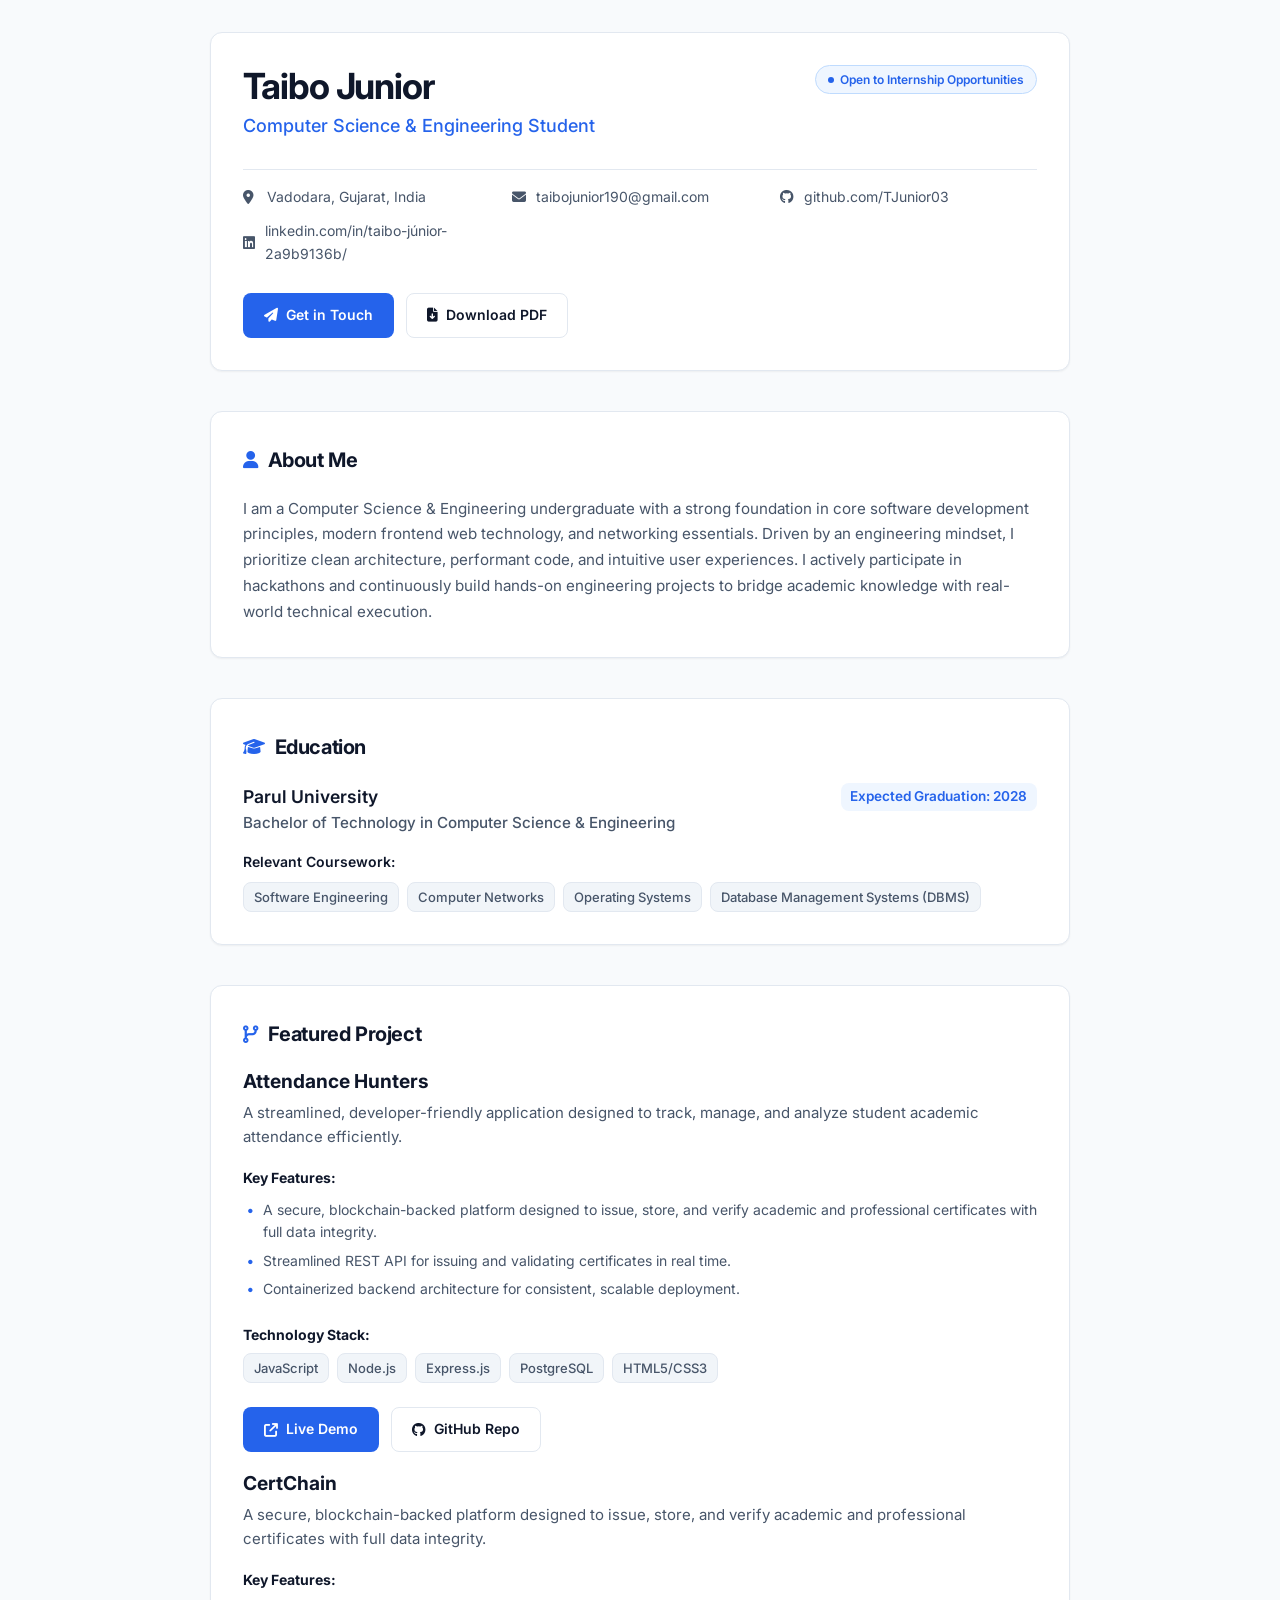
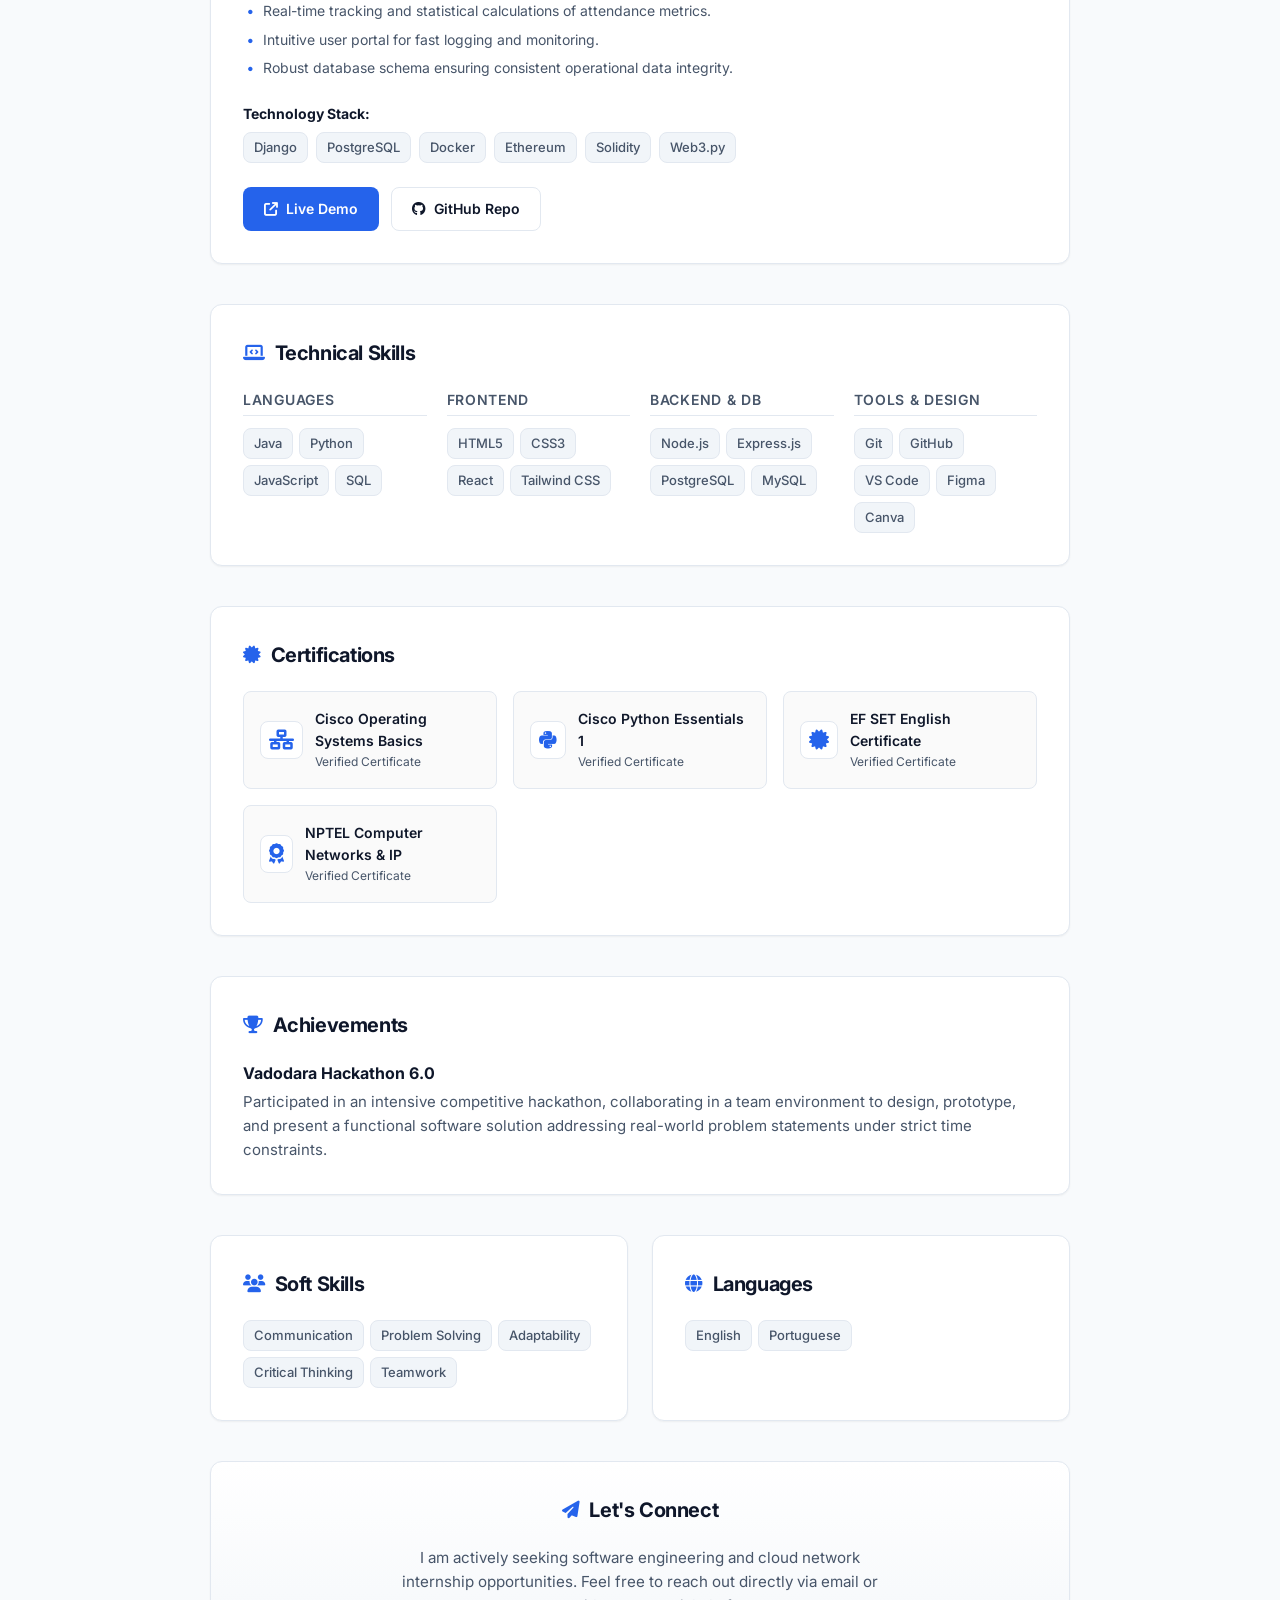
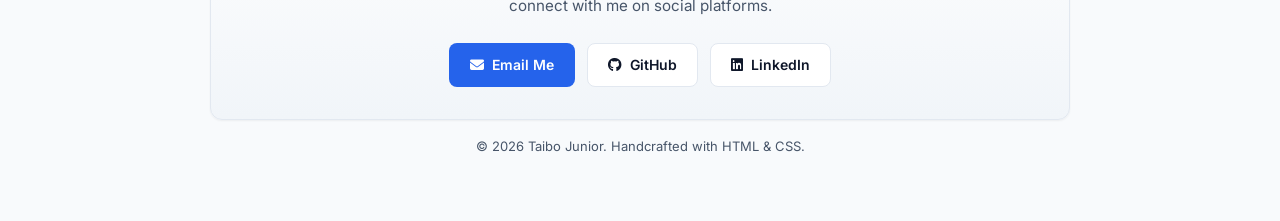
<file: internship_resume_taibo_junior.html>
<!DOCTYPE html>
<html lang="en">
<head>
    <meta charset="UTF-8">
    <meta name="viewport" content="width=device-width, initial-scale=1.0">
    <title>Taibo Junior - Computer Science & Engineering Resume</title> <!-- -->
    <meta name="description" content="Resume of Taibo Junior, Computer Science & Engineering Student specializing in Software Engineering, Cloud Networking, and Web Development."> <!-- -->

    <!-- Open Graph Tags -->
    <meta property="og:title" content="Taibo Junior - Resume"> <!-- -->
    <meta property="og:description" content="Computer Science & Engineering Student passionate about building reliable software and cloud network solutions."> <!-- -->
    <meta property="og:type" content="website">

    <!-- Google Fonts: Inter -->
    <link rel="preconnect" href="https://fonts.googleapis.com">
    <link rel="preconnect" href="https://fonts.gstatic.com" crossorigin>
    <link href="https://fonts.googleapis.com/css2?family=Inter:wght@400;500;600;700&display=swap" rel="stylesheet">

    <!-- Font Awesome Icons -->
    <link rel="stylesheet" href="https://cdnjs.cloudflare.com/ajax/libs/font-awesome/6.5.1/css/all.min.css" crossorigin="anonymous" referrerpolicy="no-referrer" />

    <style>
        /* CSS RESET & VARIABLES */
        *, *::before, *::after {
            box-sizing: border-box;
            margin: 0;
            padding: 0;
        }

        :root {
            --primary: #2563EB;
            --primary-hover: #1D4ED8;
            --background: #F8FAFC;
            --card-bg: #FFFFFF;
            --text-main: #0F172A;
            --text-secondary: #475569;
            --border-color: #E2E8F0;
            --accent: #3B82F6;
            --shadow-sm: 0 1px 2px 0 rgba(0, 0, 0, 0.05);
            --shadow-md: 0 4px 6px -1px rgba(0, 0, 0, 0.05), 0 2px 4px -1px rgba(0, 0, 0, 0.03);
            --shadow-lg: 0 10px 15px -3px rgba(0, 0, 0, 0.05), 0 4px 6px -2px rgba(0, 0, 0, 0.02);
            --radius-sm: 8px;
            --radius-md: 12px;
            --radius-lg: 16px;
            --radius-full: 9999px;
            --font-main: 'Inter', system-ui, -apple-system, BlinkMacSystemFont, "Segoe UI", Roboto, sans-serif;
            --max-width: 860px;
        }

        html {
            scroll-behavior: smooth;
        }

        body {
            font-family: var(--font-main);
            background-color: var(--background);
            color: var(--text-main);
            line-height: 1.6;
            font-size: 16px;
            -webkit-font-smoothing: antialiased;
            -moz-osx-font-smoothing: grayscale;
            padding: 2rem 1rem;
        }

        /* CONTAINER */
        .resume-container {
            max-width: var(--max-width);
            margin: 0 auto;
            display: flex;
            flex-direction: column;
            gap: 2.5rem;
        }

        /* CARD BASE */
        .card {
            background-color: var(--card-bg);
            border: 1px solid var(--border-color);
            border-radius: var(--radius-md);
            padding: 2rem;
            box-shadow: var(--shadow-sm);
            transition: transform 0.2s ease, box-shadow 0.2s ease, border-color 0.2s ease;
        }

        .card:hover {
            transform: translateY(-2px);
            box-shadow: var(--shadow-md);
            border-color: #CBD5E1;
        }

        /* TYPOGRAPHY HELPER CLASSES */
        .section-title {
            font-size: 1.25rem;
            font-weight: 700;
            color: var(--text-main);
            margin-bottom: 1.25rem;
            display: flex;
            align-items: center;
            gap: 0.625rem;
            letter-spacing: -0.02em;
        }

        .section-title i {
            color: var(--primary);
            font-size: 1.1rem;
        }

        /* BUTTONS & PILLS */
        .btn {
            display: inline-flex;
            align-items: center;
            justify-content: center;
            gap: 0.5rem;
            font-size: 0.875rem;
            font-weight: 600;
            padding: 0.625rem 1.25rem;
            border-radius: var(--radius-sm);
            text-decoration: none;
            transition: all 0.2s ease;
            cursor: pointer;
            border: 1px solid transparent;
        }

        .btn-primary {
            background-color: var(--primary);
            color: #FFFFFF;
        }

        .btn-primary:hover {
            background-color: var(--primary-hover);
            transform: translateY(-1px);
            box-shadow: var(--shadow-sm);
        }

        .btn-secondary {
            background-color: #FFFFFF;
            color: var(--text-main);
            border-color: var(--border-color);
        }

        .btn-secondary:hover {
            background-color: #F1F5F9;
            border-color: #CBD5E1;
            color: var(--primary);
        }

        .badge {
            display: inline-flex;
            align-items: center;
            gap: 0.375rem;
            background-color: #EFF6FF;
            color: var(--primary);
            border: 1px solid #BFDBFE;
            padding: 0.25rem 0.75rem;
            border-radius: var(--radius-full);
            font-size: 0.75rem;
            font-weight: 600;
            width: fit-content;
        }

        .badge-dot {
            width: 6px;
            height: 6px;
            background-color: var(--primary);
            border-radius: 50%;
        }

        .pill {
            display: inline-flex;
            align-items: center;
            background-color: #F1F5F9;
            color: var(--text-secondary);
            font-size: 0.8125rem;
            font-weight: 500;
            padding: 0.25rem 0.625rem;
            border-radius: var(--radius-sm);
            border: 1px solid var(--border-color);
        }

        /* HERO SECTION */
        .hero {
            display: flex;
            flex-direction: column;
            gap: 1.25rem;
        }

        .hero-header {
            display: flex;
            justify-content: space-between;
            align-items: flex-start;
            flex-wrap: wrap;
            gap: 1rem;
        }

        .hero-title-group h1 {
            font-size: 2.25rem;
            font-weight: 700;
            letter-spacing: -0.03em;
            color: var(--text-main);
            line-height: 1.2;
        }

        .hero-title-group p {
            font-size: 1.125rem;
            font-weight: 500;
            color: var(--primary);
            margin-top: 0.25rem;
        }

        .contact-grid {
            display: grid;
            grid-template-columns: repeat(auto-fit, minmax(200px, 1fr));
            gap: 0.75rem;
            margin-top: 0.5rem;
            padding-top: 1rem;
            border-top: 1px solid var(--border-color);
        }

        .contact-item {
            display: flex;
            align-items: center;
            gap: 0.5rem;
            font-size: 0.875rem;
            color: var(--text-secondary);
            text-decoration: none;
        }

        .contact-item a {
            color: var(--text-secondary);
            text-decoration: none;
            transition: color 0.2s ease;
        }

        .contact-item a:hover {
            color: var(--primary);
        }

        .contact-item i {
            width: 16px;
            color: var(--text-secondary);
        }

        .hero-actions {
            display: flex;
            gap: 0.75rem;
            margin-top: 0.5rem;
            flex-wrap: wrap;
        }

        /* ABOUT ME */
        .about-text {
            color: var(--text-secondary);
            font-size: 0.95rem;
            line-height: 1.7;
        }

        /* EDUCATION */
        .education-header {
            display: flex;
            justify-content: space-between;
            align-items: flex-start;
            flex-wrap: wrap;
            gap: 0.5rem;
            margin-bottom: 0.5rem;
        }

        .institution {
            font-size: 1.1rem;
            font-weight: 600;
            color: var(--text-main);
        }

        .degree {
            font-size: 0.95rem;
            color: var(--text-secondary);
            font-weight: 500;
        }

        .grad-date {
            font-size: 0.85rem;
            color: var(--primary);
            font-weight: 600;
            background: #EFF6FF;
            padding: 0.2rem 0.6rem;
            border-radius: var(--radius-sm);
        }

        .coursework-title {
            font-size: 0.875rem;
            font-weight: 600;
            color: var(--text-main);
            margin-top: 1rem;
            margin-bottom: 0.5rem;
        }

        .coursework-pills {
            display: flex;
            flex-wrap: wrap;
            gap: 0.5rem;
        }

        /* FEATURED PROJECT */
        .project-card {
            display: flex;
            flex-direction: column;
            gap: 1rem;
        }

        .project-header {
            display: flex;
            justify-content: space-between;
            align-items: center;
        }

        .project-title {
            font-size: 1.2rem;
            font-weight: 700;
            color: var(--text-main);
        }

        .project-description {
            color: var(--text-secondary);
            font-size: 0.9375rem;
        }

        .features-list {
            list-style: none;
            display: flex;
            flex-direction: column;
            gap: 0.375rem;
            margin: 0.5rem 0;
        }

        .features-list li {
            position: relative;
            padding-left: 1.25rem;
            font-size: 0.875rem;
            color: var(--text-secondary);
        }

        .features-list li::before {
            content: "•";
            position: absolute;
            left: 0.25rem;
            color: var(--primary);
            font-weight: bold;
        }

        .project-tech {
            display: flex;
            flex-wrap: wrap;
            gap: 0.5rem;
            margin-top: 0.25rem;
        }

        .project-actions {
            display: flex;
            gap: 0.75rem;
            margin-top: 0.5rem;
        }

        /* TECHNICAL SKILLS */
        .skills-grid {
            display: grid;
            grid-template-columns: repeat(auto-fit, minmax(180px, 1fr));
            gap: 1.25rem;
        }

        .skill-category-title {
            font-size: 0.875rem;
            font-weight: 600;
            text-transform: uppercase;
            letter-spacing: 0.05em;
            color: var(--text-secondary);
            margin-bottom: 0.75rem;
            border-bottom: 1px solid var(--border-color);
            padding-bottom: 0.25rem;
        }

        .skill-pills {
            display: flex;
            flex-wrap: wrap;
            gap: 0.375rem;
        }

        /* CERTIFICATIONS & ACHIEVEMENTS */
        .cert-grid {
            display: grid;
            grid-template-columns: repeat(auto-fit, minmax(240px, 1fr));
            gap: 1rem;
        }

        .cert-card {
            border: 1px solid var(--border-color);
            border-radius: var(--radius-sm);
            padding: 1rem;
            background-color: #FAFAFA;
            display: flex;
            align-items: center;
            gap: 0.75rem;
        }

        .cert-icon {
            font-size: 1.25rem;
            color: var(--primary);
            background: #FFFFFF;
            padding: 0.5rem;
            border-radius: var(--radius-sm);
            border: 1px solid var(--border-color);
        }

        .cert-name {
            font-size: 0.875rem;
            font-weight: 600;
            color: var(--text-main);
        }

        .cert-status {
            font-size: 0.75rem;
            color: var(--text-secondary);
        }

        .achievement-text {
            color: var(--text-secondary);
            font-size: 0.9375rem;
        }

        /* TWO COLUMN LAYOUT (SOFT SKILLS & LANGUAGES) */
        .two-column-grid {
            display: grid;
            grid-template-columns: 1fr 1fr;
            gap: 1.5rem;
        }

        @media (max-width: 640px) {
            .two-column-grid {
                grid-template-columns: 1fr;
            }
        }

        /* CONTACT SECTION */
        .contact-card {
            text-align: center;
            background: linear-gradient(180deg, #FFFFFF 0%, #F1F5F9 100%);
            border: 1px solid var(--border-color);
        }

        .contact-card .section-title {
            justify-content: center;
        }

        .contact-card p {
            color: var(--text-secondary);
            font-size: 0.95rem;
            max-width: 500px;
            margin: 0 auto 1.5rem auto;
        }

        .contact-buttons {
            display: flex;
            justify-content: center;
            gap: 0.75rem;
            flex-wrap: wrap;
        }

        /* FOOTER */
        footer {
            text-align: center;
            font-size: 0.8125rem;
            color: var(--text-secondary);
            margin-top: 1rem;
            padding-bottom: 2rem;
        }

        /* PRINT STYLESHEET */
        @media print {
            body {
                background-color: #FFFFFF;
                color: #000000;
                padding: 0;
                font-size: 12pt;
            }
            .resume-container {
                gap: 1.25rem;
                max-width: 100%;
            }
            .card {
                border: none;
                box-shadow: none;
                padding: 0;
            }
            .card:hover {
                transform: none;
                box-shadow: none;
            }
            .btn, .badge {
                border: 1px solid #000;
                color: #000;
                background: none;
            }
            .hero-actions, .project-actions, .contact-buttons {
                display: none;
            }
        }
    </style>
</head>
<body>

    <main class="resume-container">

        <!-- HERO SECTION -->
        <header class="card hero" aria-label="Candidate Overview">
            <div class="hero-header">
                <div class="hero-title-group">
                    <h1>Taibo Junior</h1> <!-- -->
                    <p>Computer Science & Engineering Student</p> <!-- -->
                </div>
                <div class="badge" aria-label="Status">
                    <span class="badge-dot" aria-hidden="true"></span>
                    <span>Open to Internship Opportunities</span>
                </div>
            </div>

            <div class="contact-grid">
                <div class="contact-item">
                    <i class="fa-solid fa-location-dot" aria-hidden="true"></i>
                    <span>Vadodara, Gujarat, India</span>
                </div>
                <div class="contact-item">
                    <i class="fa-solid fa-envelope" aria-hidden="true"></i>
                    <a href="mailto:taibojunior190@gmail.com" aria-label="Send Email">taibojunior190@gmail.com</a>
                </div>
                <div class="contact-item">
                    <i class="fa-brands fa-github" aria-hidden="true"></i>
                    <a href="https://github.com/TJunior03" target="_blank" rel="noopener noreferrer" aria-label="GitHub Profile">github.com/TJunior03</a>
                </div>
                <div class="contact-item">
                    <i class="fa-brands fa-linkedin" aria-hidden="true"></i>
                    <a href="https://linkedin.comin/taibo-júnior-2a9b9136b/" target="_blank" rel="noopener noreferrer" aria-label="LinkedIn Profile">linkedin.com/in/taibo-júnior-2a9b9136b/</a>
                </div>
            </div>

            <div class="hero-actions">
                <a href="#contact" class="btn btn-primary">
                    <i class="fa-solid fa-paper-plane" aria-hidden="true"></i> Get in Touch
                </a>
                <a href="#" onclick="window.print(); return false;" class="btn btn-secondary" aria-label="Download or Print Resume">
                    <i class="fa-solid fa-file-arrow-down" aria-hidden="true"></i> Download PDF
                </a>
            </div>
        </header>

        <!-- ABOUT ME -->
        <section class="card" aria-labelledby="about-heading">
            <h2 id="about-heading" class="section-title">
                <i class="fa-solid fa-user" aria-hidden="true"></i> About Me
            </h2>
            <p class="about-text">
                I am a Computer Science & Engineering undergraduate with a strong foundation in core software development principles, modern frontend web technology, and networking essentials. Driven by an engineering mindset, I prioritize clean architecture, performant code, and intuitive user experiences. I actively participate in hackathons and continuously build hands-on engineering projects to bridge academic knowledge with real-world technical execution.
            </p>
        </section>

        <!-- EDUCATION -->
        <section class="card" aria-labelledby="education-heading">
            <h2 id="education-heading" class="section-title">
                <i class="fa-solid fa-graduation-cap" aria-hidden="true"></i> Education
            </h2>
            <div class="education-header">
                <div>
                    <div class="institution">Parul University</div>
                    <div class="degree">Bachelor of Technology in Computer Science & Engineering</div> <!-- -->
                </div>
                <div class="grad-date">Expected Graduation: 2028</div>
            </div>
            
            <div class="coursework-title">Relevant Coursework:</div>
            <div class="coursework-pills">
                <span class="pill">Software Engineering</span>
                <span class="pill">Computer Networks</span>
                <span class="pill">Operating Systems</span>
                <span class="pill">Database Management Systems (DBMS)</span>
            </div>
        </section>

        <!-- FEATURED PROJECT -->
        <section class="card project-card" aria-labelledby="project-heading">
            <div class="project-header">
                <h2 id="project-heading" class="section-title" style="margin-bottom: 0;">
                    <i class="fa-solid fa-code-branch" aria-hidden="true"></i> Featured Project
                </h2>
            </div>
            
            <div>
                <h3 class="project-title">Attendance Hunters</h3>
                <p class="project-description" style="margin-top: 0.25rem;">
                    A streamlined, developer-friendly application designed to track, manage, and analyze student academic attendance efficiently.
                </p>
            </div>

            <div>
                <strong style="font-size: 0.875rem; color: var(--text-main);">Key Features:</strong>
                <ul class="features-list">
                    <li>A secure, blockchain-backed platform designed to issue, store, and verify academic and professional certificates with full data integrity.</li>
                    <li>Streamlined REST API for issuing and validating certificates in real time.</li>
                    <li>Containerized backend architecture for consistent, scalable deployment.</li>
                </ul>
            </div>

            <div>
                <strong style="font-size: 0.875rem; color: var(--text-main); display: block; margin-bottom: 0.375rem;">Technology Stack:</strong>
                <div class="project-tech">
                    <span class="pill">JavaScript</span>
                    <span class="pill">Node.js</span>
                    <span class="pill">Express.js</span>
                    <span class="pill">PostgreSQL</span>
                    <span class="pill">HTML5/CSS3</span>
                </div>
            </div>
            

            <div class="project-actions">
                <a href="https://attendance-fullstack-obg8.vercel.app/" target="_blank" rel="noopener noreferrer" class="btn btn-primary" aria-label="Live Demo of Attendance Hunters">
                    <i class="fa-solid fa-arrow-up-right-from-square" aria-hidden="true"></i> Live Demo
                </a>
                <a href="https://github.com/TJunior03/attendance-hunters" target="_blank" rel="noopener noreferrer" class="btn btn-secondary" aria-label="GitHub Repository of Attendance Hunters">
                    <i class="fa-brands fa-github" aria-hidden="true"></i> GitHub Repo
                </a>
            </div>

            <div>
                <h3 class="project-title">CertChain</h3>
                <p class="project-description" style="margin-top: 0.25rem;">
                    A secure, blockchain-backed platform designed to issue, store, and verify academic and professional certificates with full data integrity.
                </p>
            </div>

            <div>
                <strong style="font-size: 0.875rem; color: var(--text-main);">Key Features:</strong>
                <ul class="features-list">
                    <li>Real-time tracking and statistical calculations of attendance metrics.</li>
                    <li>Intuitive user portal for fast logging and monitoring.</li>
                    <li>Robust database schema ensuring consistent operational data integrity.</li>
                </ul>
            </div>

            <div>
                <strong style="font-size: 0.875rem; color: var(--text-main); display: block; margin-bottom: 0.375rem;">Technology Stack:</strong>
                <div class="project-tech">
                    <span class="pill">Django</span>
                    <span class="pill">PostgreSQL</span>
                    <span class="pill">Docker</span>
                    <span class="pill">Ethereum</span>
                    <span class="pill">Solidity</span>
                    <span class="pill">Web3.py</span>
                </div>
            </div>
            

            <div class="project-actions">
                <a href="http://13.204.65.237/" target="_blank" rel="noopener noreferrer" class="btn btn-primary" aria-label="Live Demo of Attendance Hunters">
                    <i class="fa-solid fa-arrow-up-right-from-square" aria-hidden="true"></i> Live Demo
                </a>
                <a href="https://github.com/TJunior03/certchain" target="_blank" rel="noopener noreferrer" class="btn btn-secondary" aria-label="GitHub Repository of Attendance Hunters">
                    <i class="fa-brands fa-github" aria-hidden="true"></i> GitHub Repo
                </a>
            </div>
        </section>

        <!-- TECHNICAL SKILLS -->
        <section class="card" aria-labelledby="skills-heading">
            <h2 id="skills-heading" class="section-title">
                <i class="fa-solid fa-laptop-code" aria-hidden="true"></i> Technical Skills
            </h2>
            <div class="skills-grid">
                <div>
                    <div class="skill-category-title">Languages</div>
                    <div class="skill-pills">
                        <span class="pill">Java</span>
                        <span class="pill">Python</span>
                        <span class="pill">JavaScript</span>
                        <span class="pill">SQL</span>
                    </div>
                </div>
                <div>
                    <div class="skill-category-title">Frontend</div>
                    <div class="skill-pills">
                        <span class="pill">HTML5</span>
                        <span class="pill">CSS3</span>
                        <span class="pill">React</span>
                        <span class="pill">Tailwind CSS</span>
                    </div>
                </div>
                <div>
                    <div class="skill-category-title">Backend & DB</div>
                    <div class="skill-pills">
                        <span class="pill">Node.js</span>
                        <span class="pill">Express.js</span>
                        <span class="pill">PostgreSQL</span>
                        <span class="pill">MySQL</span>
                    </div>
                </div>
                <div>
                    <div class="skill-category-title">Tools & Design</div>
                    <div class="skill-pills">
                        <span class="pill">Git</span>
                        <span class="pill">GitHub</span>
                        <span class="pill">VS Code</span>
                        <span class="pill">Figma</span>
                        <span class="pill">Canva</span>
                    </div>
                </div>
            </div>
        </section>

        <!-- CERTIFICATIONS -->
        <section class="card" aria-labelledby="certifications-heading">
            <h2 id="certifications-heading" class="section-title">
                <i class="fa-solid fa-certificate" aria-hidden="true"></i> Certifications
            </h2>
            <div class="cert-grid">
                <div class="cert-card">
                    <i class="fa-solid fa-network-wired cert-icon" aria-hidden="true"></i>
                    <div>
                        <div class="cert-name">Cisco Operating Systems Basics</div>
                        <div class="cert-status">Verified Certificate</div>
                    </div>
                </div>
                <div class="cert-card">
                    <i class="fa-brands fa-python cert-icon" aria-hidden="true"></i>
                    <div>
                        <div class="cert-name">Cisco Python Essentials 1</div>
                        <div class="cert-status">Verified Certificate</div>
                    </div>
                </div>
                <div class="cert-card">
                    <i class="fa-solid fa-certificate cert-icon" aria-hidden="true"></i>
                    <div>
                        <div class="cert-name">EF SET English Certificate</div>
                        <div class="cert-status">Verified Certificate</div>
                    </div>
                </div>
                <div class="cert-card">
                    <i class="fa-solid fa-award cert-icon" aria-hidden="true"></i>
                    <div>
                        <div class="cert-name">NPTEL Computer Networks & IP</div>
                        <div class="cert-status">Verified Certificate</div>
                    </div>
                </div>
            </div>
        </section>

        <!-- ACHIEVEMENTS -->
        <section class="card" aria-labelledby="achievements-heading">
            <h2 id="achievements-heading" class="section-title">
                <i class="fa-solid fa-trophy" aria-hidden="true"></i> Achievements
            </h2>
            <div>
                <strong style="font-size: 1rem; color: var(--text-main); display: block;">Vadodara Hackathon 6.0</strong>
                <p class="achievement-text" style="margin-top: 0.25rem;">
                    Participated in an intensive competitive hackathon, collaborating in a team environment to design, prototype, and present a functional software solution addressing real-world problem statements under strict time constraints.
                </p>
            </div>
        </section>

        <!-- TWO COLUMN: SOFT SKILLS & LANGUAGES -->
        <div class="two-column-grid">
            <section class="card" aria-labelledby="soft-skills-heading">
                <h2 id="soft-skills-heading" class="section-title">
                    <i class="fa-solid fa-users" aria-hidden="true"></i> Soft Skills
                </h2>
                <div class="skill-pills">
                    <span class="pill">Communication</span>
                    <span class="pill">Problem Solving</span>
                    <span class="pill">Adaptability</span>
                    <span class="pill">Critical Thinking</span>
                    <span class="pill">Teamwork</span>
                </div>
            </section>

            <section class="card" aria-labelledby="languages-heading">
                <h2 id="languages-heading" class="section-title">
                    <i class="fa-solid fa-globe" aria-hidden="true"></i> Languages
                </h2>
                <div class="skill-pills">
                    <span class="pill">English</span>
                    <span class="pill">Portuguese</span>
                </div>
            </section>
        </div>

        <!-- CONTACT SECTION -->
        <section id="contact" class="card contact-card" aria-labelledby="contact-heading">
            <h2 id="contact-heading" class="section-title">
                <i class="fa-solid fa-paper-plane" aria-hidden="true"></i> Let's Connect
            </h2>
            <p>
                I am actively seeking software engineering and cloud network internship opportunities. Feel free to reach out directly via email or connect with me on social platforms.
            </p>
            <div class="contact-buttons">
                <a href="mailto:taibojunior190@gmail.com" class="btn btn-primary" aria-label="Email Me">
                    <i class="fa-solid fa-envelope" aria-hidden="true"></i> Email Me
                </a>
                <a href="https://github.com/TJunior03" target="_blank" rel="noopener noreferrer" class="btn btn-secondary" aria-label="GitHub Profile">
                    <i class="fa-brands fa-github" aria-hidden="true"></i> GitHub
                </a>
                <a href="https://linkedin.com/in/taibo-júnior-2a9b9136b/" target="_blank" rel="noopener noreferrer" class="btn btn-secondary" aria-label="LinkedIn Profile">
                    <i class="fa-brands fa-linkedin" aria-hidden="true"></i> LinkedIn
                </a>
            </div>
        </section>

    </main>

    <footer>
        <p>&copy; 2026 Taibo Junior. Handcrafted with HTML & CSS.</p> <!-- -->
    </footer>

</body>
</html>
</file>
